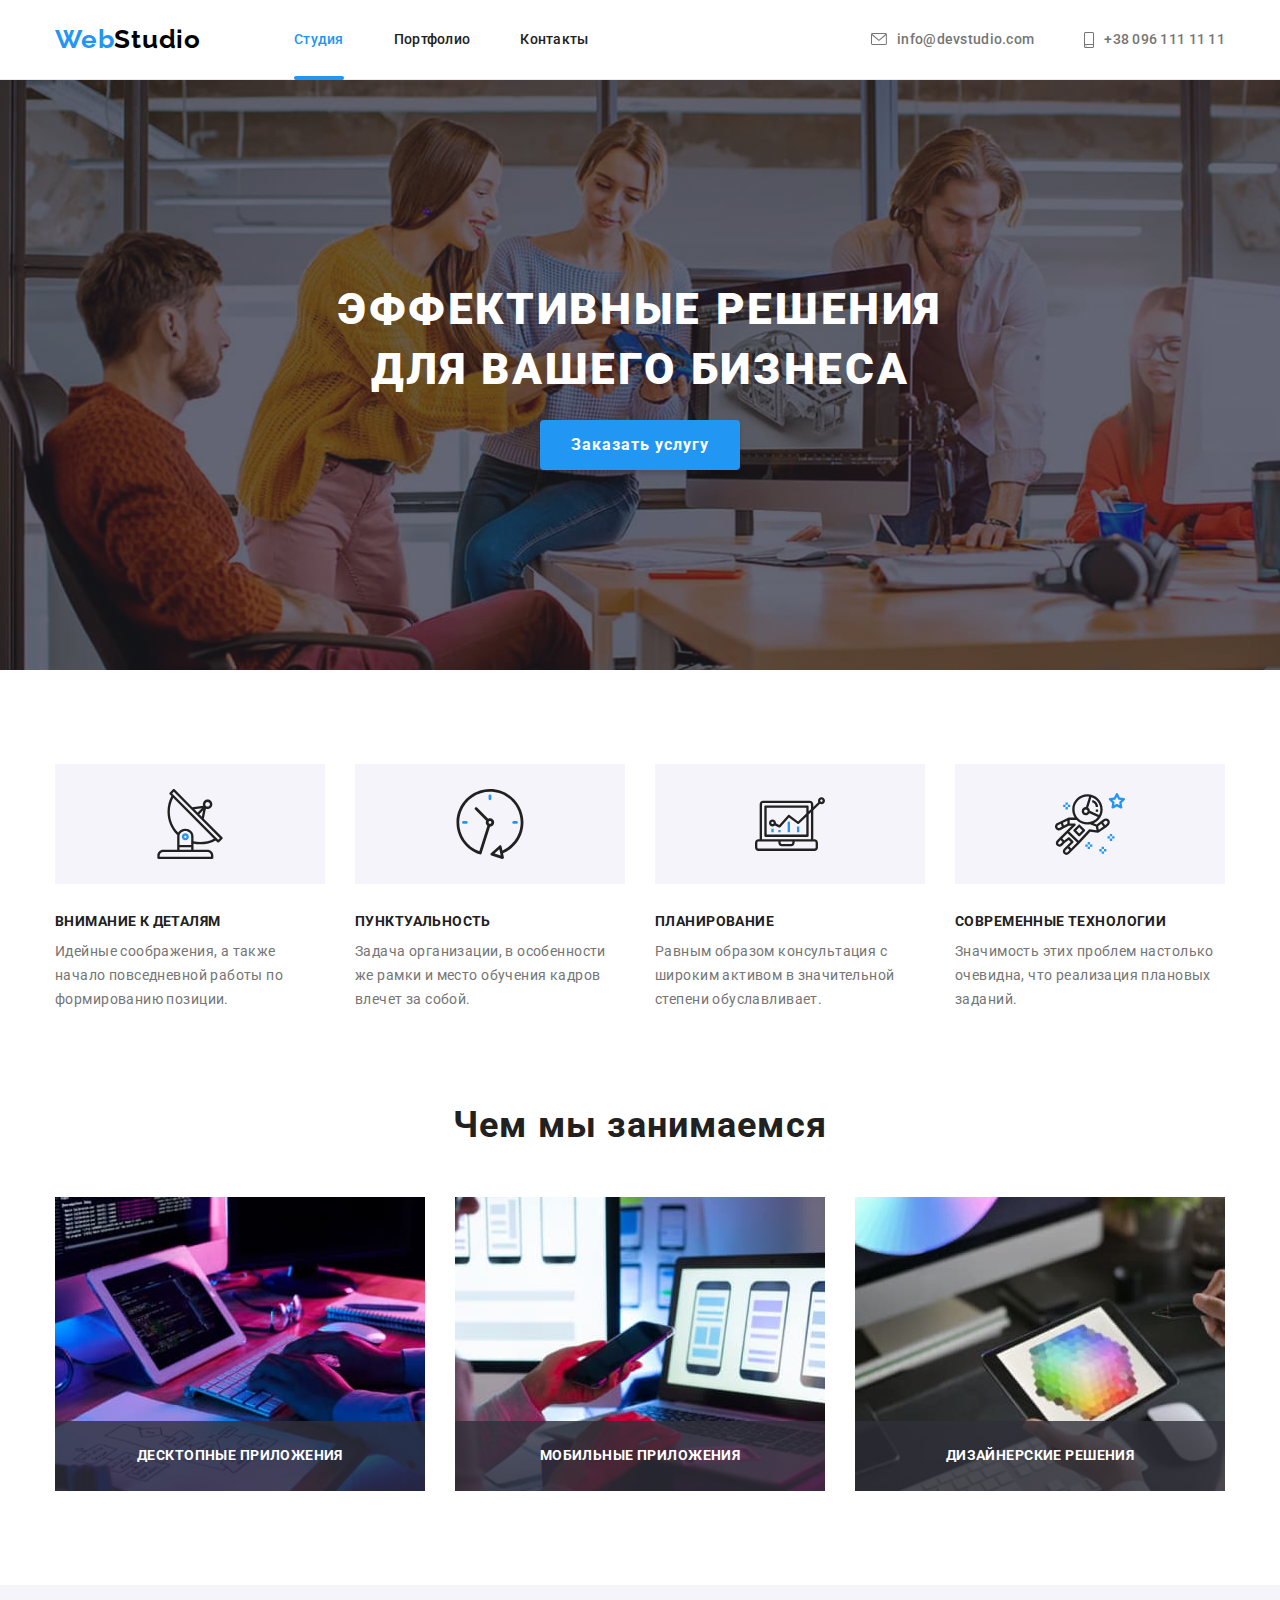
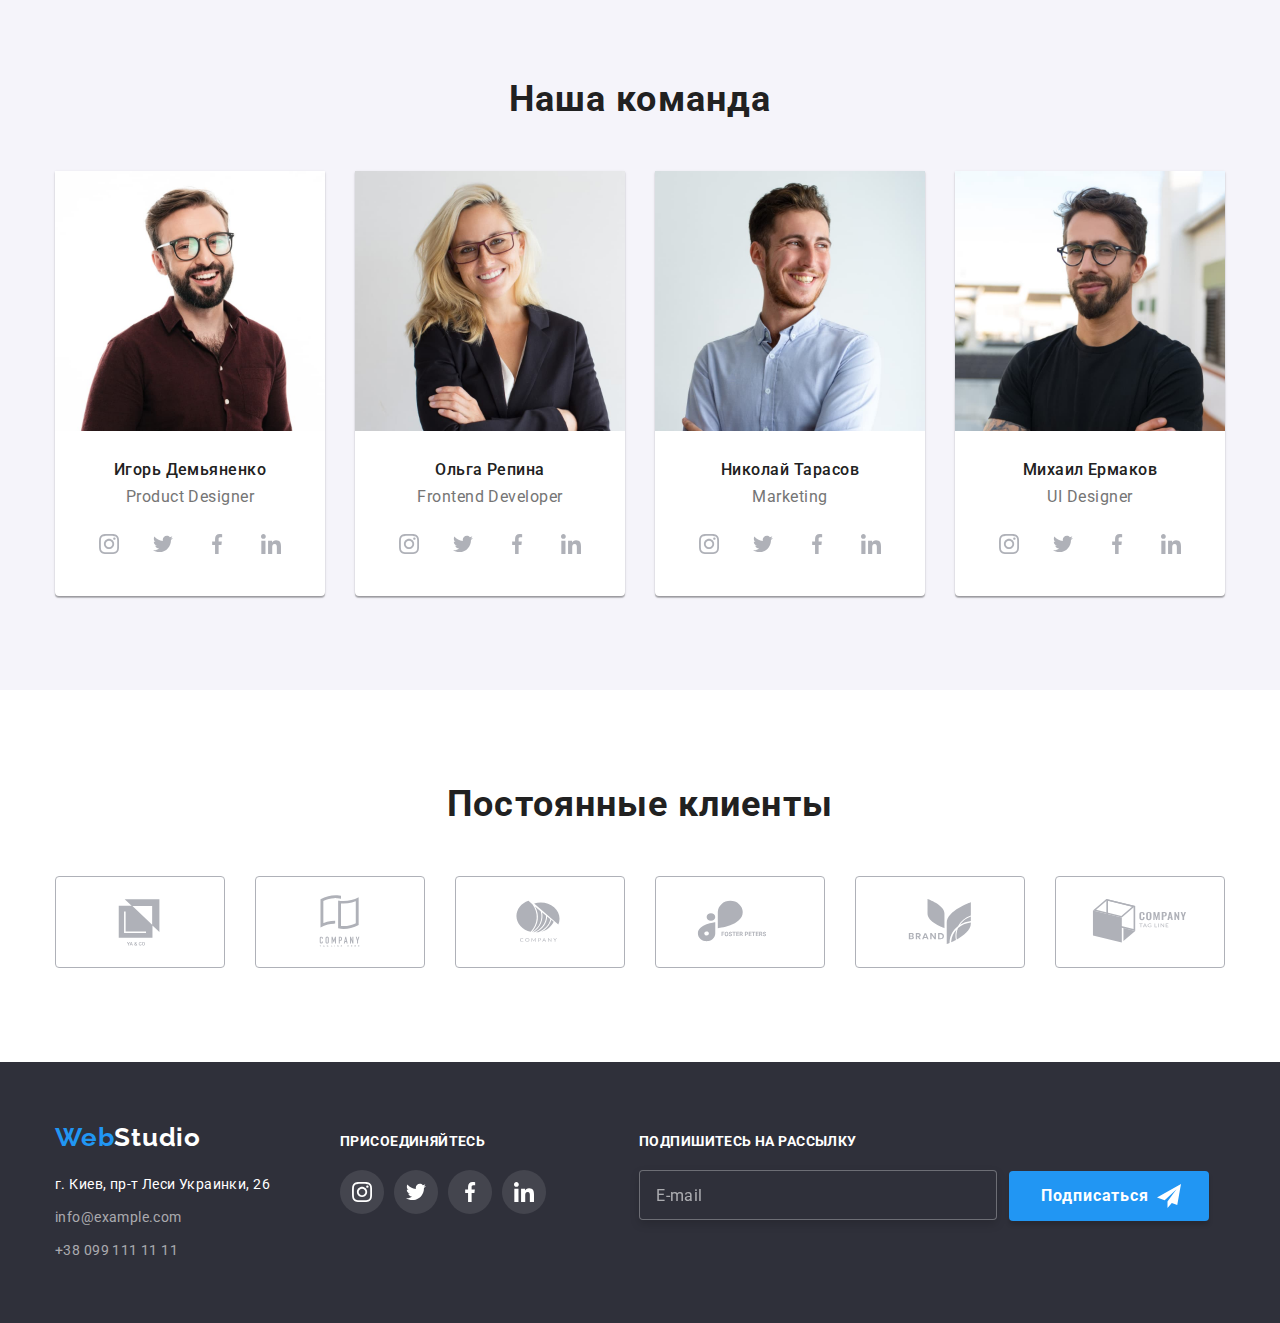
<file: index.html>
<!DOCTYPE html>
<html lang="ru">
  <head>
    <meta charset="UTF-8" />
    <meta http-equiv="X-UA-Compatible" content="IE=edge" />
    <meta name="viewport" content="width=device-width, initial-scale=1.0" />
    <link rel="preconnect" href="https://fonts.googleapis.com" />
    <link rel="preconnect" href="https://fonts.gstatic.com" crossorigin />
    <link
      href="https://fonts.googleapis.com/css2?family=Raleway:wght@700&family=Roboto:wght@400;500;700;900&display=swap"
      rel="stylesheet"
    />
    <title>WebStudio</title>
    <link
      rel="stylesheet"
      href="https://cdnjs.cloudflare.com/ajax/libs/modern-normalize/1.1.0/modern-normalize.min.css"
    />
    <link rel="stylesheet" href="./css/main.min.css" />
  </head>

  <body>
    <!-- ------------------------HEADER----------------------------- -->

    <header class="header">
      <div class="container">
        <a href="./index.html" class="logo link"><span class="logo-web">Web</span>Studio</a>
        <nav class="header-navigation">
          <ul class="header-navigation-list list">
            <li class="header-nav-item">
              <a href="./index.html" class="header-navigation-item link current">Студия</a>
            </li>
            <li class="header-nav-item">
              <a href="./portfolio.html" class="header-navigation-item link">Портфолио</a>
            </li>
            <li class="header-nav-item">
              <a href="" class="header-navigation-item link">Контакты</a>
            </li>
          </ul>
        </nav>
        <ul class="header-contacts-list list">
          <li class="header-contacts-item">
            <a href="mailto:info@devstudio.com" class="header-contacts link">
              <svg class="header-icon" width="16" height="12">
                <use href="./images/icons.svg#icon-envelope"></use>
              </svg>
              info@devstudio.com</a
            >
          </li>
          <li class="header-contacts-item">
            <a href="tel:+380961111111" class="header-contacts link">
              <svg class="header-icon" width="10" height="16">
                <use href="./images/icons.svg#icon-smartphone"></use>
              </svg>
              +38 096 111 11 11</a
            >
          </li>
        </ul>
      </div>
    </header>

    <!-- -------------------------HERO------------------------------ -->

    <main>
      <section class="hero">
        <div class="container">
          <h1 class="hero__title">Эффективные решения для вашего бизнеса</h1>
          <button type="button" class="hero__button" data-modal-open>Заказать услугу</button>
        </div>
      </section>

      <!-- ------------------------ABOUT---------------------------- -->

      <section class="about section">
        <div class="about-container container">
          <h2 class="hidden">Преимущества компании</h2>
          <ul class="about__list list">
            <li class="about__item">
              <div class="image">
                <svg class="characteristic-icon" width="70" height="70">
                  <use href="./images/icons.svg#icon-antenna"></use>
                </svg>
              </div>
              <h3 class="about__title">Внимание к деталям</h3>
              <p class="about__text">
                Идейные соображения, а также начало повседневной работы по формированию позиции.
              </p>
            </li>
            <li class="about__item">
              <div class="image">
                <svg width="70" height="70">
                  <use href="./images/icons.svg#icon-clock"></use>
                </svg>
              </div>
              <h3 class="about__title">Пунктуальность</h3>
              <p class="about__text">
                Задача организации, в особенности же рамки и место обучения кадров влечет за собой.
              </p>
            </li>
            <li class="about__item">
              <div class="image">
                <svg width="70" height="70">
                  <use href="./images/icons.svg#icon-diagram"></use>
                </svg>
              </div>
              <h3 class="about__title">Планирование</h3>
              <p class="about__text">
                Равным образом консультация с широким активом в значительной степени обуславливает.
              </p>
            </li>
            <li class="about__item">
              <div class="image">
                <svg width="70" height="70">
                  <use href="./images/icons.svg#icon-astronaut"></use>
                </svg>
              </div>
              <h3 class="about__title">Современные технологии</h3>
              <p class="about__text">
                Значимость этих проблем настолько очевидна, что реализация плановых заданий.
              </p>
            </li>
          </ul>
        </div>
      </section>

      <!-- -----------------------ACTIVITY-------------------------- -->

      <section class="section">
        <div class="activity container">
          <h2 class="activity__title">Чем мы занимаемся</h2>
          <ul class="activity__list list">
            <li class="activity__item">
              <div class="overlay">
                <img
                  src="./images/img-1.jpg"
                  class="photo"
                  width="370"
                  height="294"
                  alt="Мужик печатает код"
                />
                <p class="overlay__text">Десктопные приложения</p>
              </div>
            </li>
            <li class="activity__item">
              <div class="overlay">
                <img
                  src="./images/img-2.jpg"
                  class="photo"
                  width="370"
                  height="294"
                  alt="Мужик смотрит в выключенный телефон"
                />
                <p class="overlay__text">Мобильные приложения</p>
              </div>
            </li>
            <li class="activity__item">
              <div class="overlay">
                <img
                  src="./images/img-3.jpg"
                  class="photo"
                  width="370"
                  height="294"
                  alt="Карта градиента"
                />
                <p class="overlay__text">Дизайнерские решения</p>
              </div>
            </li>
          </ul>
        </div>
      </section>

      <!-- ------------------------TEAM----------------------------- -->

      <section class="section team">
        <div class="container">
          <h2 class="team__title">Наша команда</h2>
          <ul class="team__list list">
            <li class="team__item">
              <img
                src="./images/workers/ihordemianenk.jpg"
                class="photo"
                width="270"
                height="260"
                alt="Игорь Демьяненко"
              />
              <div class="team-info">
                <h3 class="team-info__name">Игорь Демьяненко</h3>
                <p lang="en" class="team-info__profession">Product Designer</p>
                <ul class="team-info__list list">
                  <li class="team-info__item">
                    <a href="" class="team-info__link">
                      <svg class="team-info__icon" width="20" height="20">
                        <use href="./images/icons.svg#icon-instagram"></use>
                      </svg>
                    </a>
                  </li>
                  <li class="team-info__item">
                    <a href="" class="team-info__link">
                      <svg class="team-info__icon" width="20" height="20">
                        <use href="./images/icons.svg#icon-twitter"></use>
                      </svg>
                    </a>
                  </li>
                  <li class="team-info__item">
                    <a href="" class="team-info__link">
                      <svg class="team-info__icon" width="20" height="20">
                        <use href="./images/icons.svg#icon-facebook"></use>
                      </svg>
                    </a>
                  </li>
                  <li class="team-info__item">
                    <a href="" class="team-info__link">
                      <svg class="team-info__icon" width="20" height="20">
                        <use href="./images/icons.svg#icon-linkedin"></use>
                      </svg>
                    </a>
                  </li>
                </ul>
              </div>
            </li>
            <li class="team__item">
              <img
                src="./images/workers/olharepin.jpg"
                class="photo"
                width="270"
                height="260"
                alt="Ольга Репина"
              />
              <div class="team-info">
                <h3 class="team-info__name">Ольга Репина</h3>
                <p lang="en" class="team-info__profession">Frontend Developer</p>
                <ul class="team-info__list list">
                  <li class="team-info__item">
                    <a href="" class="team-info__link">
                      <svg class="team-info__icon" width="20" height="20">
                        <use href="./images/icons.svg#icon-instagram"></use>
                      </svg>
                    </a>
                  </li>
                  <li class="team-info__item">
                    <a href="" class="team-info__link">
                      <svg class="team-info__icon" width="20" height="20">
                        <use href="./images/icons.svg#icon-twitter"></use>
                      </svg>
                    </a>
                  </li>
                  <li class="team-info__item">
                    <a href="" class="team-info__link">
                      <svg class="team-info__icon" width="20" height="20">
                        <use href="./images/icons.svg#icon-facebook"></use>
                      </svg>
                    </a>
                  </li>
                  <li class="team-info__item">
                    <a href="" class="team-info__link">
                      <svg class="team-info__icon" width="20" height="20">
                        <use href="./images/icons.svg#icon-linkedin"></use>
                      </svg>
                    </a>
                  </li>
                </ul>
              </div>
            </li>
            <li class="team__item">
              <img
                src="./images/workers/mykolataraso.jpg"
                class="photo"
                width="270"
                height="260"
                alt="Николай Тарасов"
              />
              <div class="team-info">
                <h3 class="team-info__name">Николай Тарасов</h3>
                <p lang="en" class="team-info__profession">Marketing</p>
                <ul class="team-info__list list">
                  <li class="team-info__item">
                    <a href="" class="team-info__link">
                      <svg class="team-info__icon" width="20" height="20">
                        <use href="./images/icons.svg#icon-instagram"></use>
                      </svg>
                    </a>
                  </li>
                  <li class="team-info__item">
                    <a href="" class="team-info__link">
                      <svg class="team-info__icon" width="20" height="20">
                        <use href="./images/icons.svg#icon-twitter"></use>
                      </svg>
                    </a>
                  </li>
                  <li class="team-info__item">
                    <a href="" class="team-info__link">
                      <svg class="team-info__icon" width="20" height="20">
                        <use href="./images/icons.svg#icon-facebook"></use>
                      </svg>
                    </a>
                  </li>
                  <li class="team-info__item">
                    <a href="" class="team-info__link">
                      <svg class="team-info__icon" width="20" height="20">
                        <use href="./images/icons.svg#icon-linkedin"></use>
                      </svg>
                    </a>
                  </li>
                </ul>
              </div>
            </li>
            <li class="team__item">
              <img
                src="./images/workers/mykhailoyermako.jpg"
                class="photo"
                width="270"
                height="260"
                alt="Михаил Ермаков"
              />
              <div class="team-info">
                <h3 class="team-info__name">Михаил Ермаков</h3>
                <p lang="en" class="team-info__profession">UI Designer</p>
                <ul class="team-info__list list">
                  <li class="team-info__item">
                    <a href="" class="team-info__link">
                      <svg class="team-info__icon" width="20" height="20">
                        <use href="./images/icons.svg#icon-instagram"></use>
                      </svg>
                    </a>
                  </li>
                  <li class="team-info__item">
                    <a href="" class="team-info__link">
                      <svg class="team-info__icon" width="20" height="20">
                        <use href="./images/icons.svg#icon-twitter"></use>
                      </svg>
                    </a>
                  </li>
                  <li class="team-info__item">
                    <a href="" class="team-info__link">
                      <svg class="team-info__icon" width="20" height="20">
                        <use href="./images/icons.svg#icon-facebook"></use>
                      </svg>
                    </a>
                  </li>
                  <li class="team-info__item">
                    <a href="" class="team-info__link">
                      <svg class="team-info__icon" width="20" height="20">
                        <use href="./images/icons.svg#icon-linkedin"></use>
                      </svg>
                    </a>
                  </li>
                </ul>
              </div>
            </li>
          </ul>
        </div>
      </section>

      <!-- -----------------------CLIENT---------------------------- -->

      <section class="section">
        <div class="client container">
          <h2 class="client__title">Постоянные клиенты</h2>
          <ul class="client__list list">
            <li class="client__item">
              <a href="" class="client__link">
                <svg class="client__icon" width="106" height="60">
                  <use href="./images/icons.svg#icon-logo-one"></use>
                </svg>
              </a>
            </li>
            <li class="client__item">
              <a href="" class="client__link">
                <svg class="client__icon" width="106" height="60">
                  <use href="./images/icons.svg#icon-logo-two"></use>
                </svg>
              </a>
            </li>
            <li class="client__item">
              <a href="" class="client__link">
                <svg class="client__icon" width="106" height="60">
                  <use href="./images/icons.svg#icon-logo-three"></use>
                </svg>
              </a>
            </li>
            <li class="client__item">
              <a href="" class="client__link">
                <svg class="client__icon" width="106" height="60">
                  <use href="./images/icons.svg#icon-logo-four"></use>
                </svg>
              </a>
            </li>
            <li class="client__item">
              <a href="" class="client__link">
                <svg class="client__icon" width="106" height="60">
                  <use href="./images/icons.svg#icon-logo-five"></use>
                </svg>
              </a>
            </li>
            <li class="client__item">
              <a href="" class="client__link">
                <svg class="client__icon" width="106" height="60">
                  <use href="./images/icons.svg#icon-logo-six"></use>
                </svg>
              </a>
            </li>
          </ul>
        </div>
      </section>
    </main>

    <!-- -------------------------FOOTER---------------------------- -->

    <footer class="footer">
      <div class="container">
        <div class="footer-main">
          <a href="./index.html" class="footer-logo link"
            ><span class="logo-web">Web</span>Studio</a
          >
          <address>
            <ul class="footer-address-list list">
              <li class="footer-address">
                <a
                  href="https://goo.gl/maps/h8EsiZQWyyyruCBi9"
                  target="_blank"
                  rel="noopener noreferrer"
                  class="footer-address-item link"
                  >г. Киев, пр-т Леси Украинки, 26</a
                >
              </li>
              <li class="footer-address">
                <a href="mailto:info@example.com" class="footer-address-link link"
                  >info@example.com</a
                >
              </li>
              <li class="footer-address">
                <a href="tel:+380991111111" class="footer-address-link link">+38 099 111 11 11</a>
              </li>
            </ul>
          </address>
        </div>
        <div class="footer-soc">
          <h3 class="footer-soc-title">присоединяйтесь</h3>
          <ul class="footer-soc-list list">
            <li class="footer-soc-item">
              <a href="" class="footer-soc-link">
                <svg class="footer-soc-icon" width="20" height="20">
                  <use href="./images/icons.svg#icon-instagram"></use>
                </svg>
              </a>
            </li>
            <li class="footer-soc-item">
              <a href="" class="footer-soc-link">
                <svg class="team-soc-icon" width="20" height="20">
                  <use href="./images/icons.svg#icon-twitter"></use>
                </svg>
              </a>
            </li>
            <li class="footer-soc-item">
              <a href="" class="footer-soc-link">
                <svg class="team-soc-icon" width="20" height="20">
                  <use href="./images/icons.svg#icon-facebook"></use>
                </svg>
              </a>
            </li>
            <li class="footer-soc-item">
              <a href="" class="footer-soc-link">
                <svg class="team-soc-icon" width="20" height="20">
                  <use href="./images/icons.svg#icon-linkedin"></use>
                </svg>
              </a>
            </li>
          </ul>
        </div>
        <div class="subscribe">
          <form class="subscibe-form">
            <label for="subscribe-email" class="subscribe-label">Подпишитесь на рассылку</label>
            <div class="subscribe-box">
              <input
                type="email"
                name="subscribe-email"
                id="subscribe-email"
                placeholder="E-mail"
                class="subscribe-input"
              />
              <div class="subscribe-icon-box">
                <button type="submit" class="subscribe-button">Подписаться</button>
                <svg class="subscribe-icon" width="24" height="24">
                  <use href="./images/icons.svg#icon-send"></use>
                </svg>
              </div>
            </div>
          </form>
        </div>
      </div>
    </footer>

    <!-- -------------------------BACKROP--------------------------- -->

    <div class="backdrop is-hidden" data-modal>
      <div class="modal">
        <button class="close-modal-button" data-modal-close>
          <svg class="close-modal-icon" width="18" height="18">
            <use href="./images/icons.svg#icon-close-black"></use>
          </svg>
        </button>
        <p class="modal-title">Оставьте свои данные, мы вам перезвоним</p>
        <form>
          <div class="modal-field">
            <label for="user-name" class="label">Имя</label>
            <div class="input-container">
              <input type="text" name="user-name" id="user-name" class="input" required />
              <svg class="form-icon" width="18" height="18">
                <use href="./images/icons.svg#icon-person-form"></use>
              </svg>
            </div>
          </div>

          <div class="modal-field">
            <label for="user-tel" class="label">Телефон</label>
            <div class="input-container">
              <input type="tel" name="user-tel" id="user-tel" class="input" required />
              <svg class="form-icon" width="18" height="18">
                <use href="./images/icons.svg#icon-phone-form"></use>
              </svg>
            </div>
          </div>

          <div class="modal-field">
            <label for="user-email" class="label">Почта</label>
            <div class="input-container">
              <input type="email" name="email" id="user-email" class="input" />
              <svg class="form-icon" width="18" height="18">
                <use href="./images/icons.svg#icon-email-form"></use>
              </svg>
            </div>
          </div>

          <div class="input-container-text">
            <label for="user-text" class="label">Комментарий</label>
            <textarea
              name="user-text"
              id="user-text"
              class="modal-text"
              placeholder="Введите текст"
            ></textarea>
          </div>

          <div class="checkbox-container">
            <input
              type="checkbox"
              class="input-check hidden"
              id="input-check"
              name="policy"
              value="policy"
            />
            <label for="input-check" class="check-text">
              <span>
                <svg class="check-icon" width="14" height="11">
                  <use href="./images/icons.svg#icon-check"></use>
                </svg>
              </span>
              Соглашаюсь с рассылкой и принимаю&nbsp;
              <a href="" class="checkbox-police">Условия договора</a></label
            >
          </div>
          <button type="submit" class="form-button">Отправить</button>
        </form>
      </div>
    </div>
    <script src="./js/modal.js"></script>
  </body>
</html>
</file>
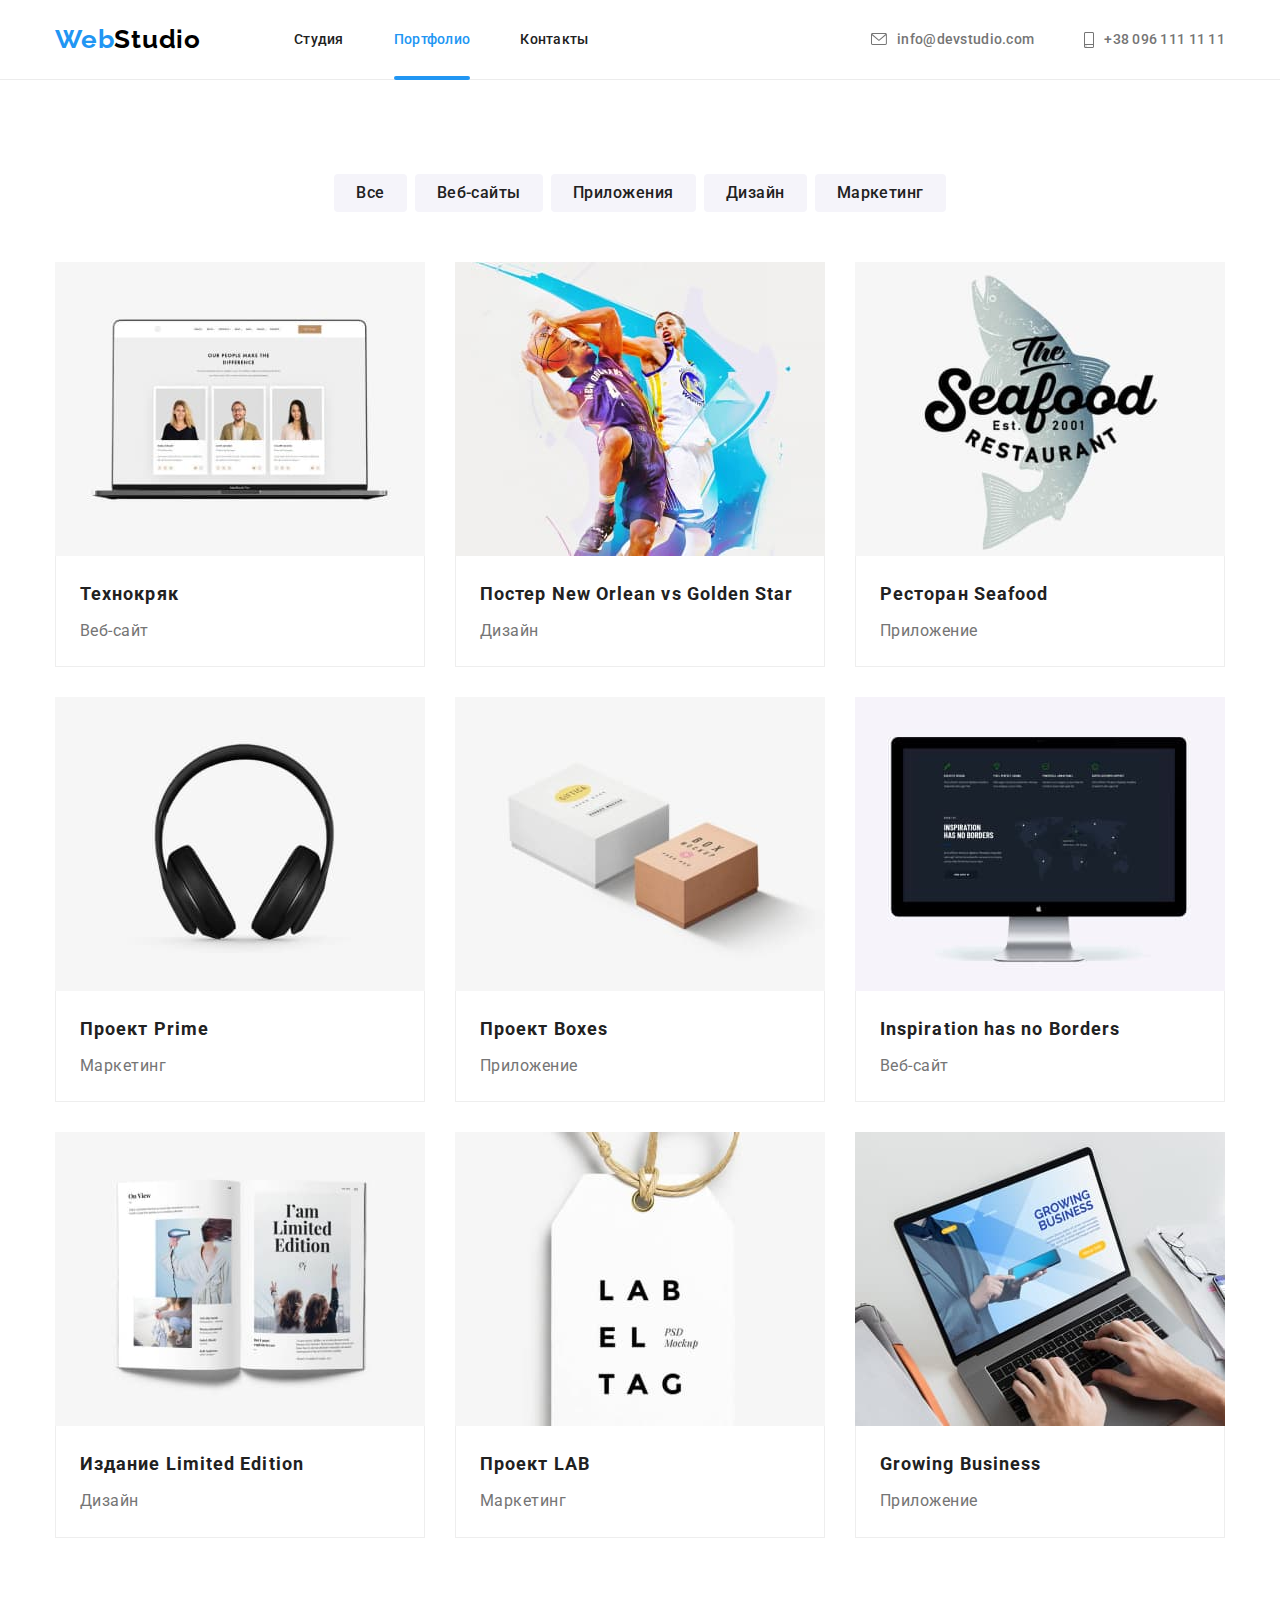
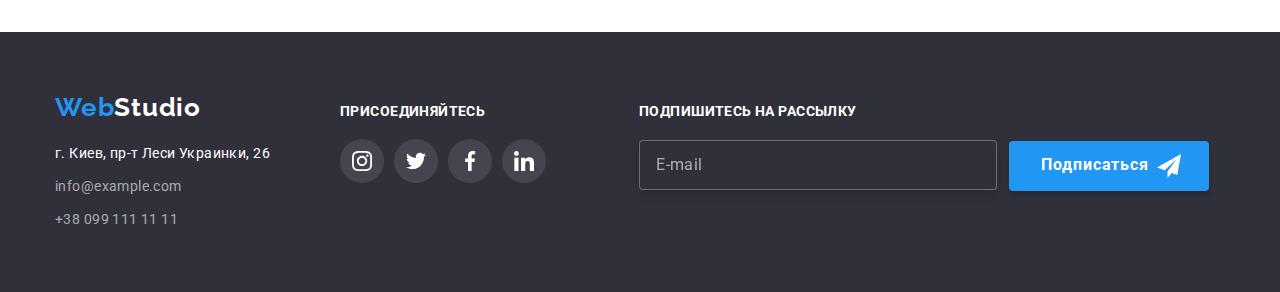
<file: portfolio.html>
<!DOCTYPE html>
<html lang="ru">
  <head>
    <meta charset="UTF-8" />
    <meta http-equiv="X-UA-Compatible" content="IE=edge" />
    <meta name="viewport" content="width=device-width, initial-scale=1.0" />
    <link rel="preconnect" href="https://fonts.googleapis.com" />
    <link rel="preconnect" href="https://fonts.gstatic.com" crossorigin />
    <link
      href="https://fonts.googleapis.com/css2?family=Raleway:wght@700&family=Roboto:wght@400;500;700;900&display=swap"
      rel="stylesheet"
    />
    <title>WebStudio</title>
    <link
      rel="stylesheet"
      href="https://cdnjs.cloudflare.com/ajax/libs/modern-normalize/1.1.0/modern-normalize.min.css"
    />
    <link rel="stylesheet" href="./css/main.min.css" />
  </head>

  <body>
    <!-- ------------------------HEADER----------------------------- -->

    <header class="header">
      <div class="container">
        <a href="./index.html" class="logo link"><span class="logo-web">Web</span>Studio</a>
        <nav class="header-navigation">
          <ul class="header-navigation-list list">
            <li class="header-nav-item">
              <a href="./index.html" class="header-navigation-item link">Студия</a>
            </li>
            <li class="header-nav-item">
              <a href="./portfolio.html" class="header-navigation-item link current">Портфолио</a>
            </li>
            <li class="header-nav-item">
              <a href="" class="header-navigation-item link">Контакты</a>
            </li>
          </ul>
        </nav>
        <ul class="header-contacts-list list">
          <li class="header-contacts-item">
            <a href="mailto:info@devstudio.com" class="header-contacts link">
              <svg class="header-icon" width="16" height="12">
                <use href="./images/icons.svg#icon-envelope"></use>
              </svg>
              info@devstudio.com</a
            >
          </li>
          <li class="header-contacts-item">
            <a href="tel:+380961111111" class="header-contacts link">
              <svg class="header-icon" width="10" height="16">
                <use href="./images/icons.svg#icon-smartphone"></use>
              </svg>
              +38 096 111 11 11</a
            >
          </li>
        </ul>
      </div>
    </header>

    <!-- --------------------PORTFOLIO FILTER----------------------- -->

    <main>
      <section class="section">
        <div class="filter-container container">
          <h2 class="hidden">Портфолио</h2>
          <ul class="filter list">
            <li class="filter-item"><button type="button" class="filter-button">Все</button></li>
            <li class="filter-item">
              <button type="button" class="filter-button">Веб-сайты</button>
            </li>
            <li class="filter-item">
              <button type="button" class="filter-button">Приложения</button>
            </li>
            <li class="filter-item"><button type="button" class="filter-button">Дизайн</button></li>
            <li class="filter-item">
              <button type="button" class="filter-button">Маркетинг</button>
            </li>
          </ul>

          <!-- --------------------PORTFOLIO LIST----------------------- -->

          <ul class="project-list list">
            <li class="project-item">
              <a href="" class="project-link link">
                <div class="project-overlay">
                  <img
                    src="./images/portfolio/tehnokryak.jpg"
                    class="photo"
                    width="370"
                    height="294"
                    alt="Сайт Технокряк"
                  />
                  <div class="project-overlay-box">
                    <p class="project-overlay-text">
                      Ресурс предлагает комплексные предложения с разным уровнем функционала и
                      сервисов. Все это позволит посетителю получить исчерпывающие сведения о
                      компании или частном лице.
                    </p>
                  </div>
                </div>
                <div class="project-info">
                  <h3 class="project-name">Технокряк</h3>
                  <p class="project-type">Веб-сайт</p>
                </div>
              </a>
            </li>
            <li class="project-item">
              <a href="" class="project-link link">
                <div class="project-overlay">
                  <img
                    src="./images/portfolio/neworleanvsgoldenstar.jpg"
                    class="photo"
                    width="370"
                    height="294"
                    alt="Постер New Orlean vs Golden Star"
                  />
                  <div class="project-overlay-box">
                    <p class="project-overlay-text">
                      Ресурс предлагает комплексные предложения с разным уровнем функционала и
                      сервисов. Все это позволит посетителю получить исчерпывающие сведения о
                      компании или частном лице.
                    </p>
                  </div>
                </div>
                <div class="project-info">
                  <h3 class="project-name">Постер New Orlean vs Golden Star</h3>
                  <p class="project-type">Дизайн</p>
                </div>
              </a>
            </li>
            <li class="project-item">
              <a href="" class="project-link link">
                <div class="project-overlay">
                  <img
                    src="./images/portfolio/seafood.jpg"
                    class="photo"
                    width="370"
                    height="294"
                    alt="Ресторан Seafood"
                  />
                  <div class="project-overlay-box">
                    <p class="project-overlay-text">
                      Ресурс предлагает комплексные предложения с разным уровнем функционала и
                      сервисов. Все это позволит посетителю получить исчерпывающие сведения о
                      компании или частном лице.
                    </p>
                  </div>
                </div>
                <div class="project-info">
                  <h3 class="project-name">Ресторан Seafood</h3>
                  <p class="project-type">Приложение</p>
                </div>
              </a>
            </li>
            <li class="project-item">
              <a href="" class="project-link link">
                <div class="project-overlay">
                  <img
                    src="./images/portfolio/prime.jpg"
                    class="photo"
                    width="370"
                    height="294"
                    alt="Проект Prime"
                  />
                  <div class="project-overlay-box">
                    <p class="project-overlay-text">
                      Ресурс предлагает комплексные предложения с разным уровнем функционала и
                      сервисов. Все это позволит посетителю получить исчерпывающие сведения о
                      компании или частном лице.
                    </p>
                  </div>
                </div>
                <div class="project-info">
                  <h3 class="project-name">Проект Prime</h3>
                  <p class="project-type">Маркетинг</p>
                </div>
              </a>
            </li>
            <li class="project-item">
              <a href="" class="project-link link">
                <div class="project-overlay">
                  <img
                    src="./images/portfolio/boxes.jpg"
                    class="photo"
                    width="370"
                    height="294"
                    alt="Проект Boxes"
                  />
                  <div class="project-overlay-box">
                    <p class="project-overlay-text">
                      Ресурс предлагает комплексные предложения с разным уровнем функционала и
                      сервисов. Все это позволит посетителю получить исчерпывающие сведения о
                      компании или частном лице.
                    </p>
                  </div>
                </div>
                <div class="project-info">
                  <h3 class="project-name">Проект Boxes</h3>
                  <p class="project-type">Приложение</p>
                </div>
              </a>
            </li>
            <li class="project-item">
              <a href="" class="project-link link">
                <div class="project-overlay">
                  <img
                    src="./images/portfolio/inspirationhasnoborders.jpg"
                    class="photo"
                    width="370"
                    height="294"
                    alt="Inspiration has no Borders"
                  />
                  <div class="project-overlay-box">
                    <p class="project-overlay-text">
                      Ресурс предлагает комплексные предложения с разным уровнем функционала и
                      сервисов. Все это позволит посетителю получить исчерпывающие сведения о
                      компании или частном лице.
                    </p>
                  </div>
                </div>
                <div class="project-info">
                  <h3 class="project-name">Inspiration has no Borders</h3>
                  <p class="project-type">Веб-сайт</p>
                </div>
              </a>
            </li>
            <li class="project-item">
              <a href="" class="project-link link">
                <div class="project-overlay">
                  <img
                    src="./images/portfolio/limitededition.jpg"
                    class="photo"
                    width="370"
                    height="294"
                    alt="Издание Limited Edition"
                  />
                  <div class="project-overlay-box">
                    <p class="project-overlay-text">
                      Ресурс предлагает комплексные предложения с разным уровнем функционала и
                      сервисов. Все это позволит посетителю получить исчерпывающие сведения о
                      компании или частном лице.
                    </p>
                  </div>
                </div>
                <div class="project-info">
                  <h3 class="project-name">Издание Limited Edition</h3>
                  <p class="project-type">Дизайн</p>
                </div>
              </a>
            </li>
            <li class="project-item">
              <a href="" class="project-link link">
                <div class="project-overlay">
                  <img
                    src="./images/portfolio/lab.jpg"
                    class="photo"
                    width="370"
                    height="294"
                    alt="Проект LAB"
                  />
                  <div class="project-overlay-box">
                    <p class="project-overlay-text">
                      Ресурс предлагает комплексные предложения с разным уровнем функционала и
                      сервисов. Все это позволит посетителю получить исчерпывающие сведения о
                      компании или частном лице.
                    </p>
                  </div>
                </div>
                <div class="project-info">
                  <h3 class="project-name">Проект LAB</h3>
                  <p class="project-type">Маркетинг</p>
                </div>
              </a>
            </li>
            <li class="project-item">
              <a href="" class="project-link link">
                <div class="project-overlay">
                  <img
                    src="./images/portfolio/growingbusiness.jpg"
                    class="photo"
                    width="370"
                    height="294"
                    alt="Growing Business"
                  />
                  <div class="project-overlay-box">
                    <p class="project-overlay-text">
                      Ресурс предлагает комплексные предложения с разным уровнем функционала и
                      сервисов. Все это позволит посетителю получить исчерпывающие сведения о
                      компании или частном лице.
                    </p>
                  </div>
                </div>
                <div class="project-info">
                  <h3 class="project-name">Growing Business</h3>
                  <p class="project-type">Приложение</p>
                </div>
              </a>
            </li>
          </ul>
        </div>
      </section>
    </main>

    <!-- -------------------------FOOTER---------------------------- -->

    <footer class="footer">
      <div class="container">
        <div class="footer-main">
          <a href="./index.html" class="footer-logo link"
            ><span class="logo-web">Web</span>Studio</a
          >
          <address>
            <ul class="footer-address-list list">
              <li class="footer-address">
                <a
                  href="https://goo.gl/maps/h8EsiZQWyyyruCBi9"
                  target="_blank"
                  rel="noopener noreferrer"
                  class="footer-address-item link"
                  >г. Киев, пр-т Леси Украинки, 26</a
                >
              </li>
              <li class="footer-address">
                <a href="mailto:info@example.com" class="footer-address-link link"
                  >info@example.com</a
                >
              </li>
              <li class="footer-address">
                <a href="tel:+380991111111" class="footer-address-link link">+38 099 111 11 11</a>
              </li>
            </ul>
          </address>
        </div>
        <div class="footer-soc">
          <h3 class="footer-soc-title">присоединяйтесь</h3>
          <ul class="footer-soc-list list">
            <li class="footer-soc-item">
              <a href="" class="footer-soc-link">
                <svg class="footer-soc-icon" width="20" height="20">
                  <use href="./images/icons.svg#icon-instagram"></use>
                </svg>
              </a>
            </li>
            <li class="footer-soc-item">
              <a href="" class="footer-soc-link">
                <svg class="team-soc-icon" width="20" height="20">
                  <use href="./images/icons.svg#icon-twitter"></use>
                </svg>
              </a>
            </li>
            <li class="footer-soc-item">
              <a href="" class="footer-soc-link">
                <svg class="team-soc-icon" width="20" height="20">
                  <use href="./images/icons.svg#icon-facebook"></use>
                </svg>
              </a>
            </li>
            <li class="footer-soc-item">
              <a href="" class="footer-soc-link">
                <svg class="team-soc-icon" width="20" height="20">
                  <use href="./images/icons.svg#icon-linkedin"></use>
                </svg>
              </a>
            </li>
          </ul>
        </div>
        <div class="subscribe">
          <form class="subscibe-form">
            <label for="subscribe-email" class="subscribe-label">Подпишитесь на рассылку</label>
            <div class="subscribe-box">
              <input
                type="email"
                name="subscribe-email"
                id="subscribe-email"
                placeholder="E-mail"
                class="subscribe-input"
              />
              <div class="subscribe-icon-box">
                <button type="submit" class="subscribe-button">Подписаться</button>
                <svg class="subscribe-icon" width="24" height="24">
                  <use href="./images/icons.svg#icon-send"></use>
                </svg>
              </div>
            </div>
          </form>
        </div>
      </div>
    </footer>
  </body>
</html>
</file>
<file: css/main.min.css>
:root{--primery-text-color: #757575;--primery-white-color: #ffffff;--accent-color: #2196f3;--black-color: #000000;--hero-color: #2f303a;--nav-item-color: #212121;--futer-address-color: rgba(255, 255, 255, 0.6);--team-section-color: #f5f4fa;--hero-button-focus-color: #188ce8;--svg-icon-color: #afb1b8;--transition-duration: 250ms;--transition-timing-function: cubic-bezier(0.4, 0, 0.2, 1)}body{background-color:var(--primery-white-color);font-family:"Roboto",Tahoma,sans-serif;color:var(--primery-text-color)}.list{list-style:none}.link{text-decoration:none}.hidden{position:absolute;width:1px;height:1px;margin:-1px;border:0;padding:0;white-space:nowrap;clip-path:inset(100%);clip:rect(0 0 0 0);overflow:hidden}.container{margin:0 auto;width:1200px;padding-left:15px;padding-right:15px}ul,p,h1,h2,h3{margin:0;padding-inline-start:0px}.section{padding-top:94px;padding-bottom:94px}.photo{display:block}.header{border-bottom:1px solid #ececec}.header .container{display:flex;align-items:center}.logo{font-family:"Raleway";font-weight:700;font-size:26px;line-height:1.19;letter-spacing:.03em;color:var(--black-color);margin-right:93px}.logo-web{color:var(--accent-color)}.header-navigation-list{font-weight:500;font-size:14px;line-height:1.1;letter-spacing:.02em;display:flex}.header-nav-item:not(:last-child){margin-right:50px}.header-navigation-item{position:relative;color:var(--nav-item-color);padding-top:32px;padding-bottom:32px;display:block;transition:color var(--transition-duration) var(--transition-timing-function)}.header-navigation-item:hover,.header-navigation-item:focus{color:var(--accent-color)}.current{color:var(--accent-color)}.link.current::after{display:inline-block;content:"";position:absolute;left:0;bottom:-1px;width:100%;height:4px;background-color:var(--accent-color);border-radius:2px}.header-contacts-list{margin-left:auto;font-weight:500;font-size:14px;line-height:1.1;letter-spacing:.02em;display:flex}.header-contacts-item:not(:last-child){margin-right:50px}.header-contacts{color:var(--primery-text-color);display:flex;align-items:center;transition:color var(--transition-duration) var(--transition-timing-function)}.header-contacts:hover,.header-contacts:focus{color:var(--accent-color)}.header-icon{margin-right:10px;fill:currentColor;display:flex;align-items:center}.hero{background-color:var(--hero-color);text-align:center;padding-top:200px;padding-bottom:200px;background-image:linear-gradient(rgba(47, 48, 58, 0.4), rgba(47, 48, 58, 0.4)),url(../images/hero-background.jpg);background-repeat:no-repeat;background-size:cover;max-width:1600px;margin:0 auto}.hero__title{margin-left:auto;margin-right:auto;width:696px;font-weight:900;font-size:44px;line-height:1.36;text-align:center;letter-spacing:.06em;text-transform:uppercase;color:var(--primery-white-color)}.hero__button{width:200px;height:50px;margin-top:20px;font-family:inherit;cursor:pointer;font-weight:700;font-size:16px;line-height:1.8;letter-spacing:.06em;background-color:var(--accent-color);color:var(--primery-white-color);box-shadow:0px 4px 4px rgba(0,0,0,.15);border-radius:4px;border:0;transition:background-color var(--transition-duration) var(--transition-timing-function)}.hero__button:hover,.hero__button:focus{background-color:var(--hero-button-focus-color)}.about{padding-bottom:0}.about__list{display:flex}.about__item{width:270px}.about__item+.about__item{margin-left:30px}.image{display:flex;height:120px;width:270px;background-color:var(--team-section-color);align-items:center;justify-content:center;margin-bottom:30px}.about__title{margin-bottom:10px;font-weight:700;font-size:14px;line-height:1.14;letter-spacing:.03em;text-transform:uppercase;color:var(--nav-item-color)}.about__text{font-weight:400;font-size:14px;line-height:1.7;letter-spacing:.03em}.activity__title{margin-bottom:50px}.activity__title{font-weight:700;font-size:36px;line-height:1.16;text-align:center;letter-spacing:.03em;color:var(--nav-item-color)}.activity__list{display:flex}.activity__item+.activity__item{margin-left:30px}.overlay{position:relative}.overlay__text{position:absolute;left:50%;bottom:0px;width:100%;min-height:70px;transform:translatex(-50%);padding-top:27px;padding-bottom:27px;font-style:normal;font-weight:700;font-size:14px;line-height:1.1;text-align:center;letter-spacing:.03em;text-transform:uppercase;color:var(--primery-white-color);background-color:rgba(47,48,58,.8)}.team{background-color:var(--team-section-color);text-align:center;margin-top:0;margin-bottom:0;padding-top:94px;padding-bottom:94px}.team__title{display:inline-block;margin-left:auto;margin-right:auto;font-weight:700;font-size:36px;line-height:1.16;text-align:center;letter-spacing:.03em;color:var(--nav-item-color)}.team__list{display:flex;margin-top:50px}.team__item{background-color:var(--primery-white-color);box-shadow:0px 1px 3px rgba(0,0,0,.12),0px 1px 1px rgba(0,0,0,.14),0px 2px 1px rgba(0,0,0,.2);border-radius:0px 0px 4px 4px}.team__item+.team__item{margin-left:30px}.team-info{padding-top:30px;padding-bottom:30px}.team-info__name{font-weight:500;font-size:16px;line-height:1.1;text-align:center;letter-spacing:.03em;color:var(--nav-item-color)}.team-info__profession{margin-top:10px;margin-bottom:16px;font-weight:400;font-size:16px;line-height:1.1;text-align:center;letter-spacing:.03em}.team-info__list{display:flex;justify-content:center}.team-info__item+.team-info__item{margin-left:10px}.team-info__link{width:44px;height:44px;background-color:var(--primery-white-color);border-radius:50%;display:flex;justify-content:center;align-items:center;fill:var(--svg-icon-color);transition:background-color var(--transition-duration) var(--transition-timing-function),fill var(--transition-duration) var(--transition-timing-function)}.team-info__link:hover,.team-info__link:focus{background-color:var(--accent-color)}.team-info__link:hover,.team-info__link:focus .team-info__icon{fill:var(--primery-white-color)}.client__title{margin-left:auto;margin-right:auto;font-weight:700;font-size:36px;line-height:1.16;text-align:center;letter-spacing:.03em;color:var(--nav-item-color)}.client__list{display:flex;margin-top:50px}.client__item+.client__item{margin-left:30px}.client__link{display:flex;width:170px;height:92px;border:1px solid var(--svg-icon-color);box-sizing:border-box;border-radius:4px;justify-content:center;align-items:center;fill:var(--svg-icon-color);transition:border var(--transition-duration) var(--transition-timing-function),fill var(--transition-duration) var(--transition-timing-function)}.client__link:hover,.client__link:focus{border:1px solid var(--accent-color);color:var(--accent-color)}.client__link:hover,.client__link:focus .client__icon{fill:var(--accent-color)}.footer{background-color:var(--hero-color);padding-top:60px;padding-bottom:60px}.footer .container{display:flex;align-items:baseline}.footer-logo{display:inline-block;margin-bottom:20px;font-family:"Raleway";font-weight:700;font-size:26px;line-height:1.19;letter-spacing:.03em;color:var(--primery-white-color)}.footer-address:not(:last-child){margin-bottom:9px}.footer-address-item{font-style:normal;font-weight:400;font-size:14px;line-height:1.71;letter-spacing:.03em;color:var(--primery-white-color);transition:color var(--transition-duration) var(--transition-timing-function)}.footer-address-item:hover,.footer-address-item:focus{color:var(--accent-color)}.footer-address-link{font-style:normal;font-weight:400;font-size:14px;line-height:1.71;letter-spacing:.03em;color:var(--futer-address-color);transition:color var(--transition-duration) var(--transition-timing-function)}.footer-address-link:hover,.footer-address-link:focus{color:var(--accent-color)}.footer-soc{margin-left:70px}.footer-soc-title{font-style:normal;font-weight:700;font-size:14px;line-height:1.14;letter-spacing:.03em;text-transform:uppercase;color:var(--primery-white-color);margin-bottom:20px}.footer-soc-item+.footer-soc-item{margin-left:10px}.footer-soc-list{display:flex}.footer-soc-link{width:44px;height:44px;background-color:rgba(255,255,255,.1);border-radius:50%;display:flex;justify-content:center;align-items:center;fill:var(--primery-white-color);transition:background-color var(--transition-duration) var(--transition-timing-function)}.footer-soc-link:hover,.footer-soc-link:focus{background-color:var(--accent-color)}.subscribe{margin-left:93px}.subscribe-label{font-weight:700;font-size:14px;line-height:1.14;letter-spacing:.03em;text-transform:uppercase;color:var(--primery-white-color)}.subscribe-box{display:flex;align-items:baseline;margin-top:20px}.subscribe-input{width:358px;height:50px;padding:15px 16px;border:1px solid rgba(255,255,255,.3);filter:drop-shadow(0px 4px 4px rgba(0, 0, 0, 0.15));border-radius:4px;background:var(--hero-color);outline:none;display:flex;align-items:center;color:var(--primery-white-color)}.subscribe-input::placeholder{font-family:"Roboto";font-style:normal;font-weight:400;font-size:16px;line-height:1.25;letter-spacing:.03em;color:rgba(255,255,255,.6)}.subscribe-icon-box{position:relative}.subscribe-icon{position:absolute;right:28px;top:50%;transform:translateY(-50%);fill:var(--primery-white-color)}.subscribe-button{width:200px;height:50px;margin-left:12px;padding-right:34px;font-family:inherit;cursor:pointer;font-weight:700;font-size:16px;line-height:1.8;letter-spacing:.06em;background-color:var(--accent-color);color:var(--primery-white-color);box-shadow:0px 4px 4px rgba(0,0,0,.15);border-radius:4px;border:0;transition:background-color var(--transition-duration) var(--transition-timing-function)}.subscribe-button:hover,.subscribe-button:focus{background-color:var(--hero-button-focus-color)}.backdrop{position:fixed;top:0;left:0;width:100%;height:100%;background-color:rgba(0,0,0,.2);transition:opacity var(--transition-duration) var(--transition-timing-function),visibility var(--transition-duration) var(--transition-timing-function)}.backdrop.is-hidden{visibility:hidden;opacity:0;pointer-events:none}.modal{position:absolute;top:50%;left:50%;transform:translate(-50%, -50%);padding:40px;width:528px;min-height:581px;background-color:#fff;box-shadow:0px 1px 3px rgba(0,0,0,.12),0px 1px 1px rgba(0,0,0,.14),0px 2px 1px rgba(0,0,0,.2);border-radius:4px}.close-modal-button{position:absolute;top:8px;right:8px;width:30px;height:30px;cursor:pointer;border:1px solid rgba(0,0,0,.1);border-radius:50px;background-color:#fff;display:flex;justify-content:center;align-items:center;transition:fill var(--transition-duration) var(--transition-timing-function)}.close-modal-button:hover,.close-modal-button:focus{fill:var(--accent-color)}.modal-title{margin-bottom:12px;font-weight:700;font-size:20px;line-height:1.15;text-align:center;letter-spacing:.03em;color:var(--nav-item-color)}.label{font-weight:400;font-size:12px;line-height:1.16;letter-spacing:.01em}.modal-field{margin-bottom:10px}.input-container{position:relative;margin-top:4px}.form-icon{position:absolute;left:12px;top:50%;transform:translateY(-50%);fill:var(--nav-item-color);transition:fill var(--transition-duration) var(--transition-timing-function)}.input{width:100%;height:40px;padding-left:42px;border:1px solid rgba(33,33,33,.2);border-radius:4px;outline:none;transition:border-color var(--transition-duration) var(--transition-timing-function)}.input:focus{border-color:var(--accent-color)}.input:focus+.form-icon{fill:var(--accent-color)}.modal-text{width:100%;height:120px;margin-top:4px;padding:12px;border:1px solid rgba(33,33,33,.2);border-radius:4px;resize:none;outline:none;transition:border-color var(--transition-duration) var(--transition-timing-function)}.modal-text:focus{border-color:var(--accent-color)}.modal-text::placeholder{font-weight:400;font-size:14px;line-height:16px;letter-spacing:.01em;color:rgba(117,117,117,.5)}.checkbox-container{margin-top:20px;margin-left:12px}.check-text{display:flex;align-items:center;font-weight:400;font-size:14px;line-height:1.71;letter-spacing:.03em;color:var(--primery-text-color)}.check-text span{margin-right:8px;width:16px;height:15px;border:2px solid #000;border-radius:2px;display:flex;align-items:center;justify-content:center}.check-icon{fill:rgba(0,0,0,0)}.input-check:checked+.check-text span{background-color:var(--accent-color);border:none}.input-check:checked+.check-text .check-icon{fill:var(--primery-white-color)}.checkbox-police{color:var(--accent-color)}.form-button{position:absolute;left:50%;bottom:40px;transform:translateX(-50%);width:200px;height:50px;font-family:inherit;cursor:pointer;font-weight:700;font-size:16px;line-height:1.8;letter-spacing:.06em;background-color:var(--accent-color);color:var(--primery-white-color);box-shadow:0px 4px 4px rgba(0,0,0,.15);border-radius:4px;border:0;transition:background-color var(--transition-duration) var(--transition-timing-function)}.form-button:hover,.form-button:focus{background-color:var(--hero-button-focus-color)}.filter{display:flex;justify-content:center}.filter-item:not(:last-child){margin-right:8px}.filter-button{padding-left:22px;padding-right:22px;padding-top:6px;padding-bottom:6px;font-family:inherit;cursor:pointer;font-weight:500;font-size:16px;line-height:1.62;text-align:center;letter-spacing:.03em;background-color:#f5f4fa;color:var(--nav-item-color);border-radius:4px;border:0;transition:background-color var(--transition-duration) var(--transition-timing-function),color var(--transition-duration) var(--transition-timing-function),box-shadow var(--transition-duration) var(--transition-timing-function)}.filter-button:hover,.filter-button:focus{background-color:var(--accent-color);color:var(--primery-white-color);box-shadow:0px 3px 1px rgba(0,0,0,.1),0px 1px 2px rgba(0,0,0,.08),0px 2px 2px rgba(0,0,0,.12)}.project-list{margin-top:50px;display:flex;flex-wrap:wrap}.project-overlay{position:relative;overflow:hidden}.project-overlay::before{display:inline-block;position:absolute;bottom:-295px;content:"";width:100%;height:100%;background-color:rgba(33,150,243,.9);transition:bottom var(--transition-duration) var(--transition-timing-function)}.project-link:hover .project-overlay::before{bottom:0}.project-overlay-text{position:absolute;top:440px;left:50%;transform:translate(-50%, -50%);height:168px;width:322px;transition:top var(--transition-duration) var(--transition-timing-function);font-style:normal;font-weight:400;font-size:18px;line-height:1.56;color:var(--primery-white-color);letter-spacing:.03em}.project-link{transition:box-shadow var(--transition-duration) var(--transition-timing-function)}.project-link:hover .project-overlay-text{top:50%;left:50%;transform:translate(-50%, -50%)}.project-link:hover,.project-link:focus{display:block;box-shadow:0px 1px 1px rgba(0,0,0,.12),0px 4px 4px rgba(0,0,0,.06),1px 4px 6px rgba(0,0,0,.16)}.project-info{padding:20px 24px 20px 24px;border:1px solid #eee;border-top:none}.project-item{margin-right:30px}.project-item:nth-child(3n+3){margin-right:0}.project-item:nth-child(1n+4){margin-top:30px}.project-name{font-weight:700;font-size:18px;line-height:2;letter-spacing:.06em;color:var(--nav-item-color)}.project-type{margin-top:4px;font-weight:400;font-size:16px;line-height:1.88;letter-spacing:.03em;color:var(--primery-text-color)}/*# sourceMappingURL=main.min.css.map */
</file>
